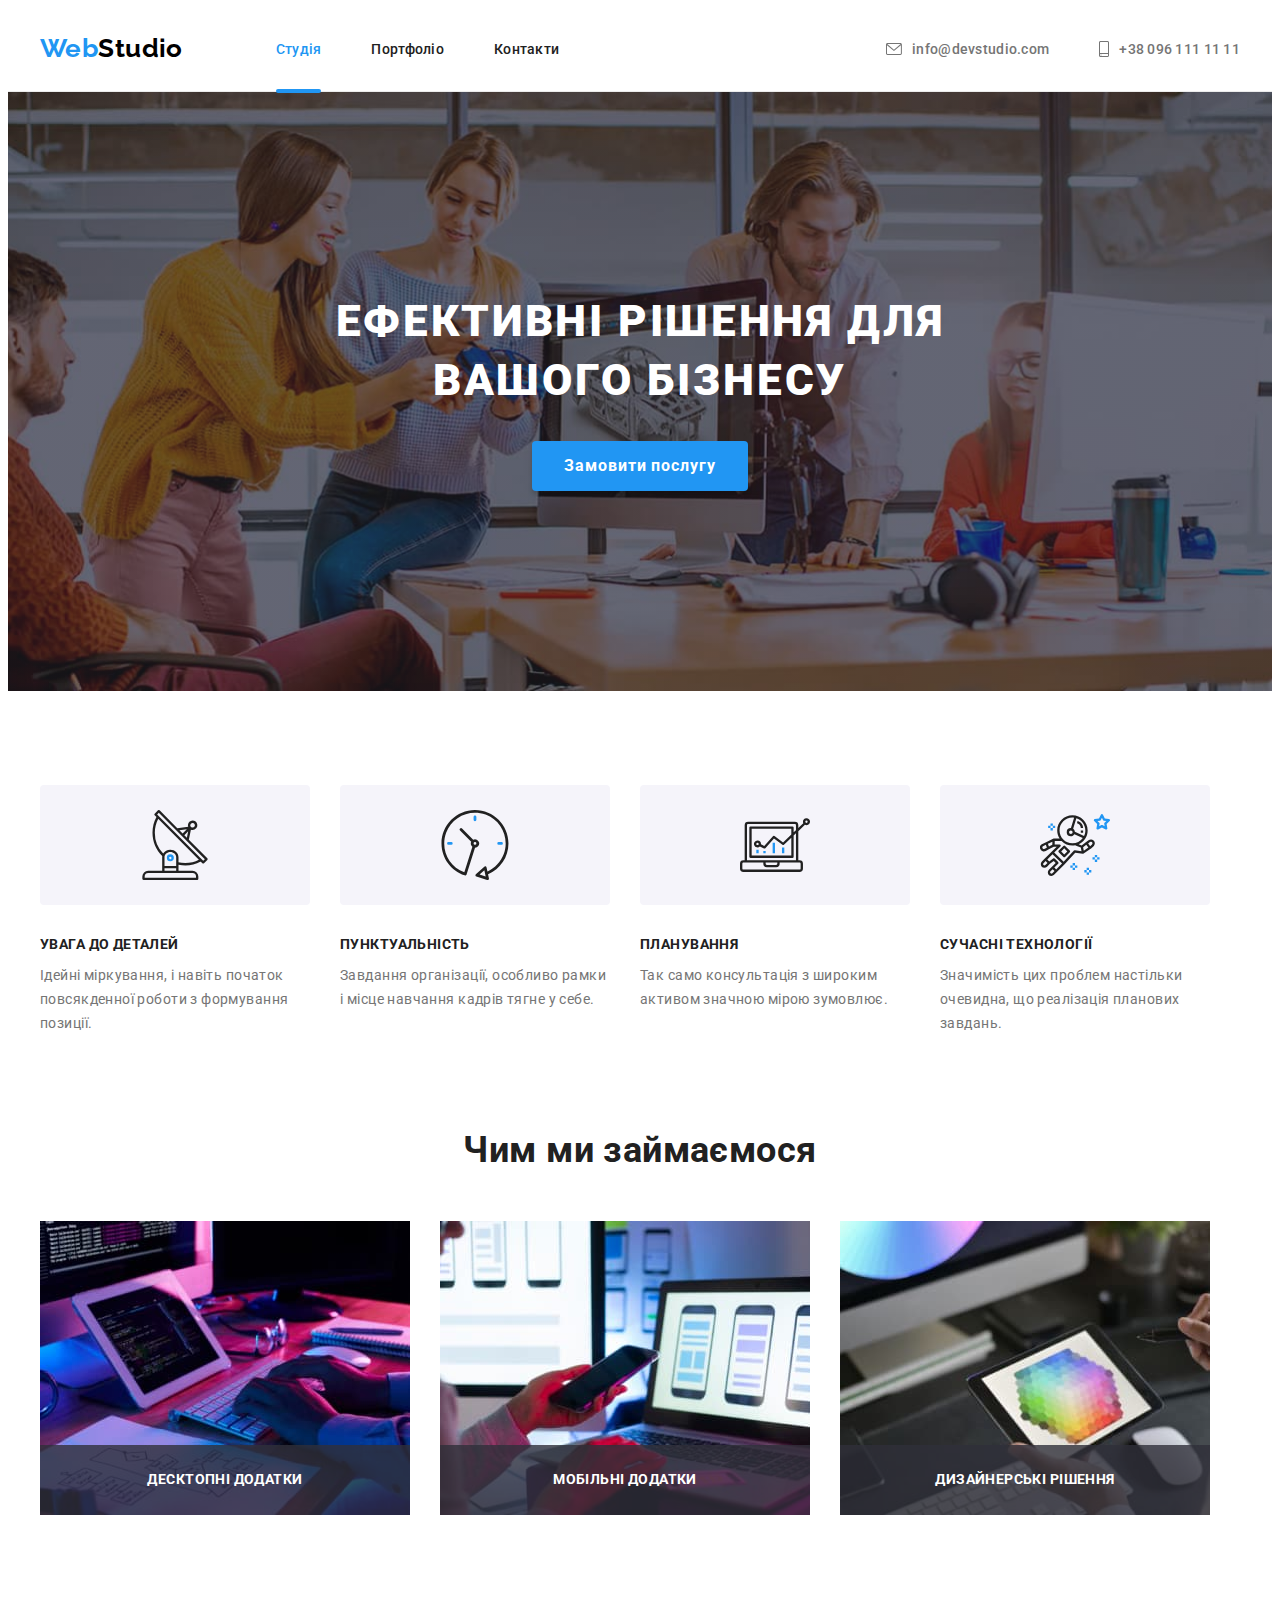
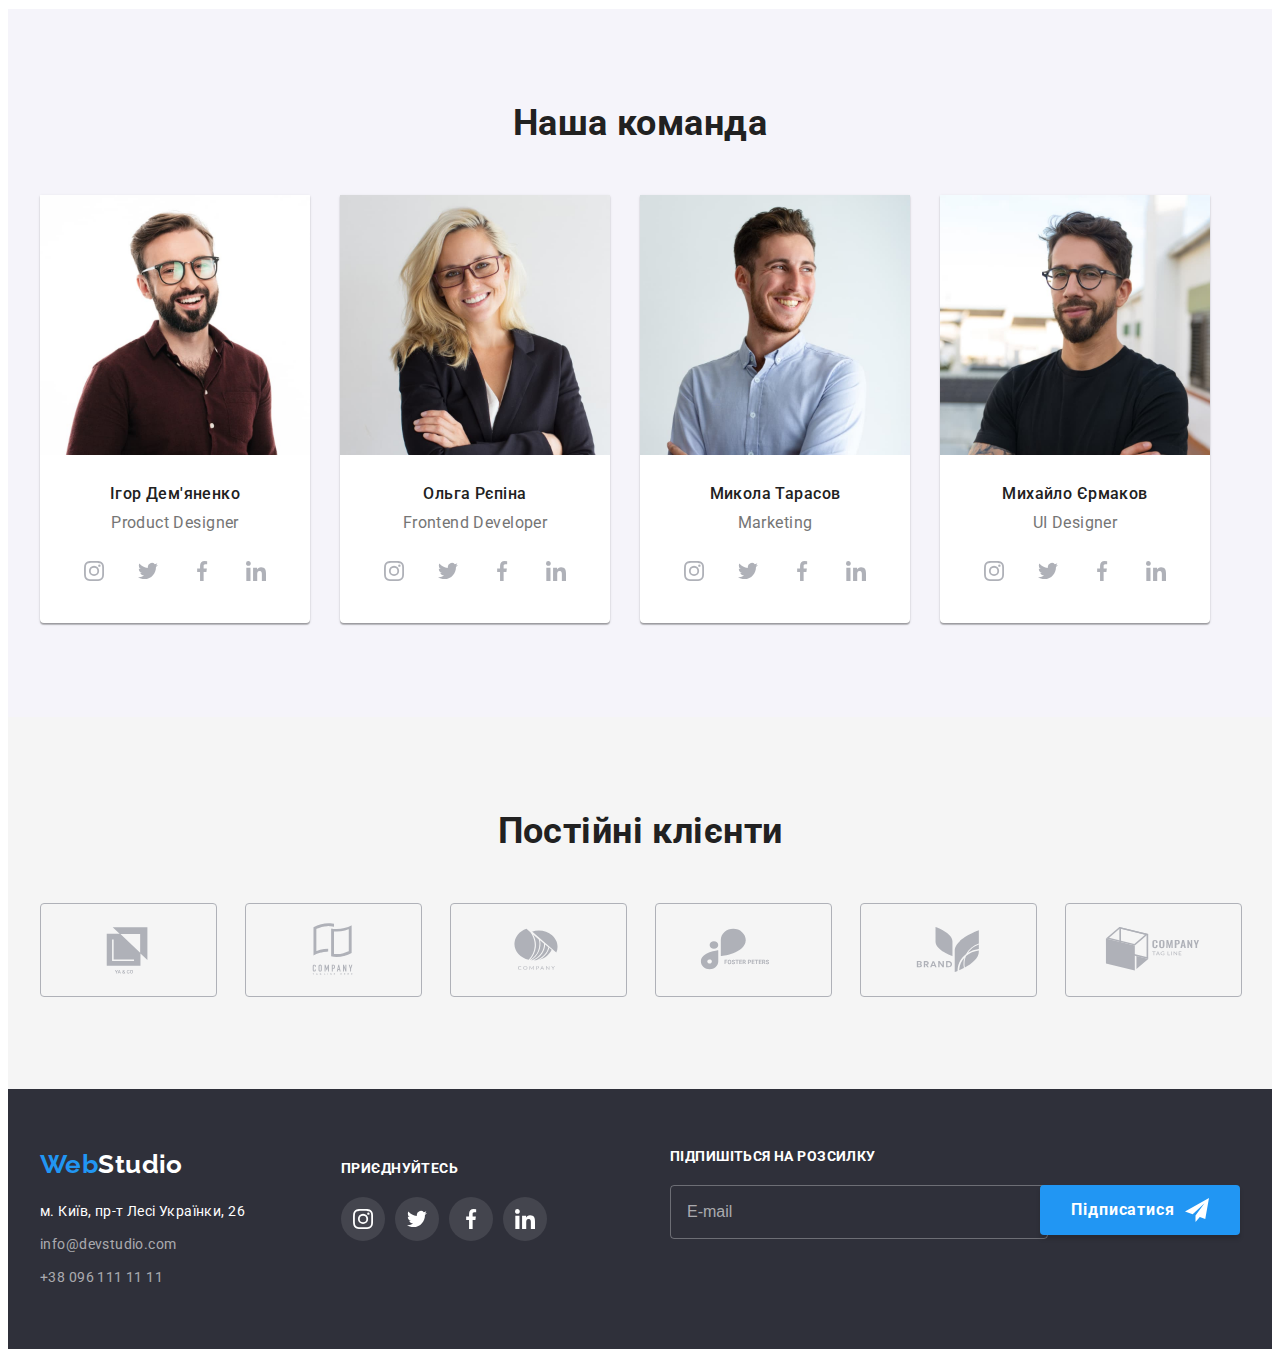
<file: index.html>
<!DOCTYPE html>
<html lang="uk">
  <head>
    <meta charset="UTF-8" />
    <meta http-equiv="X-UA-Compatible" content="IE=edge" />
    <meta name="viewport" content="width=device-width, initial-scale=1.0" />
    <title>Студія</title>
    <link rel="preconnect" href="https://fonts.googleapis.com" />
    <link rel="preconnect" href="https://fonts.gstatic.com" crossorigin />
    <link
      href="https://fonts.googleapis.com/css2?family=Raleway:wght@700&family=Roboto:wght@400;500;700;900&display=swap"
      rel="stylesheet"
    />
    <link
      rel="stylesheet"
      href="https://cdnjs.cloudflare.com/ajax/libs/modern-normalize/1.1.0/modern-normalize.min.css"
      integrity="sha512-wpPYUAdjBVSE4KJnH1VR1HeZfpl1ub8YT/NKx4PuQ5NmX2tKuGu6U/JRp5y+Y8XG2tV+wKQpNHVUX03MfMFn9Q=="
      crossorigin="anonymous"
      referrerpolicy="no-referrer"
    />
    <link rel="stylesheet" href="./css/main.min.css" />
  </head>

  <body>
    <header class="header">
      <div class="container header__container">
        <nav class="navigation">
          <a class="logo logo--black navigation__logo link" href="./index.html" lang="en"
            >Web<span>Studio</span></a
          >
          <ul class="menu list">
            <li class="menu__item">
              <a class="menu__link link current" href="./index.html">Студія</a>
            </li>
            <li class="menu__item">
              <a class="menu__link link" href="./portfolio.html">Портфоліо</a>
            </li>
            <li class="menu__item"><a class="menu__link link" href="">Контакти</a></li>
          </ul>
        </nav>

        <ul class="contacts list">
          <li class="contacts__item">
            <a class="contacts__link link" href="mailto:info@devstudio.com"
              ><svg class="contacts__icon" width="16" height="12">
                <use href="./images/icons.svg#icon-envelope"></use>
              </svg>
              info@devstudio.com
            </a>
          </li>
          <li class="contacts__item">
            <a class="contacts__link link" href="tel:+380961111111"
              ><svg class="contacts__icon" width="10" height="16">
                <use href="./images/icons.svg#icon-smartphone"></use>
              </svg>
              +38 096 111 11 11
            </a>
          </li>
        </ul>

        <button class="menu-mob__open-btn" type="button" data-menu-open>
          <svg class="menu-mob__open-icon" width="40" height="40">
            <use href="./images/icons.svg#icon-open-menu"></use>
          </svg>
        </button>
      </div>

      <div class="mob is-hidden" data-menu>
        <div class="mob-container">
          <button class="mob__close-btn" type="button" data-menu-close>
            <svg class="mob__close-icon" width="40" height="40">
              <use href="./images/icons.svg#icon-close-menu"></use>
            </svg>
          </button>
          <ul class="menu-mob list">
            <li class="menu-mob__item">
              <a class="menu-mob__link current" href="./index.html">Студія</a>
            </li>
            <li class="menu-mob__item">
              <a class="menu-mob__link" href="./portfolio.html">Портфоліо</a>
            </li>
            <li class="menu-mob__item"><a class="menu-mob__link" href="">Контакти</a></li>
          </ul>

          <div class="mob-contacts-social">
            <ul class="mob-contacts list">
              <li class="mob-contacts__item">
                <a class="mob-contacts__link tel" href="tel:+380961111111"> +38 096 111 11 11 </a>
              </li>
              <li class="mob-contacts__item">
                <a class="mob-contacts__link" href="mailto:info@devstudio.com">
                  info@devstudio.com
                </a>
              </li>
            </ul>

            <ul class="mob-social list">
              <li class="mob-social__item">
                <a class="mob-social__link link" href="" lang="en">Instagram</a>
              </li>
              <li class="mob-social__item">
                <a class="mob-social__link link" href="" lang="en">Twitter</a>
              </li>
              <li class="mob-social__item">
                <a class="mob-social__link link" href="" lang="en">Facebook</a>
              </li>
              <li class="mob-social__item">
                <a class="mob-social__link link" href="" lang="en">LinkedIn</a>
              </li>
            </ul>
          </div>
        </div>
      </div>
    </header>
    <main>
      <!---------------------------------HERO---------------------------------------->
      <section class="hero hero__section section">
        <div class="container">
          <h1 class="hero__title">Ефективні рішення для вашого бізнесу</h1>
          <button class="hero__btn btn__accent" type="button" data-modal-open>
            Замовити послугу
          </button>
        </div>
      </section>
      <!-------------------------------Features--------------------------------------->
      <section class="features section">
        <div class="container">
          <h2 class="visually-hidden">Особливості</h2>
          <ul class="features-list list">
            <li class="features-list__item">
              <div class="features-list__wrap">
                <svg class="features-list__icon" width="70" height="70">
                  <use href="./images/icons.svg#icon-antenna"></use>
                </svg>
              </div>
              <h3 class="features-list__title">УВАГА ДО ДЕТАЛЕЙ</h3>
              <p class="features-list__text">
                Ідейні міркування, і навіть початок повсякденної роботи з формування позиції.
              </p>
            </li>

            <li class="features-list__item">
              <div class="features-list__wrap">
                <svg class="features-list__icon" width="70" height="70">
                  <use href="./images/icons.svg#icon-clock"></use>
                </svg>
              </div>
              <h3 class="features-list__title">ПУНКТУАЛЬНІСТЬ</h3>
              <p class="features-list__text">
                Завдання організації, особливо рамки і місце навчання кадрів тягне у себе.
              </p>
            </li>

            <li class="features-list__item">
              <div class="features-list__wrap">
                <svg class="features-list__icon" width="70" height="70">
                  <use href="./images/icons.svg#icon-diagram"></use>
                </svg>
              </div>
              <h3 class="features-list__title">ПЛАНУВАННЯ</h3>
              <p class="features-list__text">
                Так само консультація з широким активом значною мірою зумовлює.
              </p>
            </li>

            <li class="features-list__item">
              <div class="features-list__wrap">
                <svg class="features-list__icon" width="70" height="70">
                  <use href="./images/icons.svg#icon-astronaut"></use>
                </svg>
              </div>
              <h3 class="features-list__title">СУЧАСНІ ТЕХНОЛОГІЇ</h3>
              <p class="features-list__text">
                Значимість цих проблем настільки очевидна, що реалізація планових завдань.
              </p>
            </li>
          </ul>
        </div>
      </section>
      <!-------------------------------Gallery---------------------------------------->
      <section class="gallery section gallery__section">
        <div class="container">
          <h2 class="gallery__title section__title">Чим ми займаємося</h2>
          <ul class="projects-list list">
            <li class="projects-list__item">
              <img
                srcset="./images/gallery/pc.jpg 1x, ./images/gallery/pc-2x.jpg 2x"
                class="projects-list__image"
                src="./images/gallery/pc.jpg"
                alt="Персональний комп'ютер"
                width="370"
                height="294"
              />
              <p class="label">Десктопні додатки</p>
            </li>

            <li class="projects-list__item">
              <img
                srcset="./images/gallery/mobile.jpg 1x, ./images/gallery/mobile-2x.jpg 2x"
                class="projects-list__image"
                src="./images/gallery/mobile.jpg"
                alt="Мобільний телефон"
                width="370"
                height="294"
              />
              <p class="label">Мобільні додатки</p>
            </li>

            <li class="projects-list__item">
              <img
                srcset="./images/gallery/laptop.jpg 1x, ./images/gallery/laptop-2x.jpg 2x"
                class="projects-list__image"
                src="./images/gallery/laptop.jpg"
                alt="Планшет"
                width="370"
                height="294"
              />
              <p class="label">Дизайнерські рішення</p>
            </li>
          </ul>
        </div>
      </section>
      <!--------------------------------TEAM------------------------------------------>
      <section class="team section team__section">
        <div class="container">
          <h2 class="team__title section__title">Наша команда</h2>
          <ul class="team-list list">
            <li class="team-list__item">
              <picture>
                <source
                  srcset="./images/team/photo-1.jpg 1x, ./images/team/photo-1-2x.jpg 2x"
                  media="(min-width: 1200px)"
                />
                <source
                  srcset="./images/team/photo-1-tab.jpg 1x, ./images/team/photo-1-tab-2x.jpg 2x"
                  media="(min-width: 768px)"
                />
                <source
                  srcset="./images/team/photo-1-mob.jpg 1x, ./images/team/photo-1-mob-2x.jpg 2x"
                  media="(max-width: 767px)"
                />
                <img
                  class="team-list__image"
                  src="./images/team/photo-1.jpg"
                  alt="Фото Ігора Дем'яненка"
                  width="450"
                />
              </picture>
              <div class="team-list__content">
                <h3 class="team-list__name">Ігор Дем'яненко</h3>
                <p class="team-list__text" lang="en">Product Designer</p>
                <ul class="social social--light list">
                  <li class="social__item">
                    <a class="social__link" href=""
                      ><svg class="social__icon" width="20" height="20">
                        <use href="./images/icons.svg#icon-instagram"></use>
                      </svg>
                    </a>
                  </li>
                  <li class="social__item">
                    <a class="social__link" href=""
                      ><svg class="social__icon" width="20" height="20">
                        <use href="./images/icons.svg#icon-twitter"></use>
                      </svg>
                    </a>
                  </li>
                  <li class="social__item">
                    <a class="social__link" href=""
                      ><svg class="social__icon" width="20" height="20">
                        <use href="./images/icons.svg#icon-facebook"></use>
                      </svg>
                    </a>
                  </li>
                  <li class="social__item">
                    <a class="social__link" href=""
                      ><svg class="social__icon" width="20" height="20">
                        <use href="./images/icons.svg#icon-linkedin"></use>
                      </svg>
                    </a>
                  </li>
                </ul>
              </div>
            </li>

            <li class="team-list__item">
              <picture>
                <source
                  srcset="./images/team/photo-2.jpg 1x, ./images/team/photo-2-2x.jpg 2x"
                  media="(min-width: 1200px)"
                />
                <source
                  srcset="./images/team/photo-2-tab.jpg 1x, ./images/team/photo-2-tab-2x.jpg 2x"
                  media="(min-width: 768px)"
                />
                <source
                  srcset="./images/team/photo-2-mob.jpg 1x, ./images/team/photo-2-mob-2x.jpg 2x"
                  media="(max-width: 767px)"
                />
                <img
                  class="team-list__image"
                  src="./images/team/photo-2.jpg"
                  alt="Фото Ольги Рєпіної"
                  width="450"
                />
              </picture>
              <div class="team-list__content">
                <h3 class="team-list__name">Ольга Рєпіна</h3>
                <p class="team-list__text" lang="en">Frontend Developer</p>
                <ul class="social social--light list">
                  <li class="social__item">
                    <a class="social__link" href=""
                      ><svg class="social__icon" width="20" height="20">
                        <use href="./images/icons.svg#icon-instagram"></use>
                      </svg>
                    </a>
                  </li>
                  <li class="social__item">
                    <a class="social__link" href=""
                      ><svg class="social__icon" width="20" height="20">
                        <use href="./images/icons.svg#icon-twitter"></use>
                      </svg>
                    </a>
                  </li>
                  <li class="social__item">
                    <a class="social__link" href=""
                      ><svg class="social__icon" width="20" height="20">
                        <use href="./images/icons.svg#icon-facebook"></use>
                      </svg>
                    </a>
                  </li>
                  <li class="social__item">
                    <a class="social__link" href=""
                      ><svg class="social__icon" width="20" height="20">
                        <use href="./images/icons.svg#icon-linkedin"></use>
                      </svg>
                    </a>
                  </li>
                </ul>
              </div>
            </li>

            <li class="team-list__item">
              <picture>
                <source
                  srcset="./images/team/photo-3.jpg 1x, ./images/team/photo-3-2x.jpg 2x"
                  media="(min-width: 1200px)"
                />
                <source
                  srcset="./images/team/photo-3-tab.jpg 1x, ./images/team/photo-3-tab-2x.jpg 2x"
                  media="(min-width: 768px)"
                />
                <source
                  srcset="./images/team/photo-3-mob.jpg 1x, ./images/team/photo-3-mob-2x.jpg 2x"
                  media="(max-width: 767px)"
                />
                <img
                  class="team-list__image"
                  src="./images/team/photo-3.jpg"
                  alt="Фото Миколи Тарасова"
                  width="450"
                />
              </picture>
              <div class="team-list__content">
                <h3 class="team-list__name">Микола Тарасов</h3>
                <p class="team-list__text" lang="en">Marketing</p>
                <ul class="social social--light list">
                  <li class="social__item">
                    <a class="social__link" href=""
                      ><svg class="social__icon" width="20" height="20">
                        <use href="./images/icons.svg#icon-instagram"></use>
                      </svg>
                    </a>
                  </li>
                  <li class="social__item">
                    <a class="social__link" href=""
                      ><svg class="social__icon" width="20" height="20">
                        <use href="./images/icons.svg#icon-twitter"></use>
                      </svg>
                    </a>
                  </li>
                  <li class="social__item">
                    <a class="social__link" href=""
                      ><svg class="social__icon" width="20" height="20">
                        <use href="./images/icons.svg#icon-facebook"></use>
                      </svg>
                    </a>
                  </li>
                  <li class="social__item">
                    <a class="social__link" href=""
                      ><svg class="social__icon" width="20" height="20">
                        <use href="./images/icons.svg#icon-linkedin"></use>
                      </svg>
                    </a>
                  </li>
                </ul>
              </div>
            </li>

            <li class="team-list__item">
              <picture>
                <source
                  srcset="./images/team/photo-4.jpg 1x, ./images/team/photo-4-2x.jpg 2x"
                  media="(min-width: 1200px)"
                />
                <source
                  srcset="./images/team/photo-4-tab.jpg 1x, ./images/team/photo-4-tab-2x.jpg 2x"
                  media="(min-width: 768px)"
                />
                <source
                  srcset="./images/team/photo-4-mob.jpg 1x, ./images/team/photo-4-mob-2x.jpg 2x"
                  media="(max-width: 767px)"
                />
                <img
                  class="team-list__image"
                  src="./images/team/photo-4.jpg"
                  alt="Фото Михайла Єрмакова"
                  width="450"
                />
              </picture>
              <div class="team-list__content">
                <h3 class="team-list__name">Михайло Єрмаков</h3>
                <p class="team-list__text" lang="en">UI Designer</p>
                <ul class="social social--light list">
                  <li class="social__item">
                    <a class="social__link" href=""
                      ><svg class="social__icon" width="20" height="20">
                        <use href="./images/icons.svg#icon-instagram"></use>
                      </svg>
                    </a>
                  </li>
                  <li class="social__item">
                    <a class="social__link" href=""
                      ><svg class="social__icon" width="20" height="20">
                        <use href="./images/icons.svg#icon-twitter"></use>
                      </svg>
                    </a>
                  </li>
                  <li class="social__item">
                    <a class="social__link" href=""
                      ><svg class="social__icon" width="20" height="20">
                        <use href="./images/icons.svg#icon-facebook"></use>
                      </svg>
                    </a>
                  </li>
                  <li class="social__item">
                    <a class="social__link" href=""
                      ><svg class="social__icon" width="20" height="20">
                        <use href="./images/icons.svg#icon-linkedin"></use>
                      </svg>
                    </a>
                  </li>
                </ul>
              </div>
            </li>
          </ul>
        </div>
      </section>
      <!---------------------------------CLIENTS-------------------------------------->
      <section class="clients section">
        <div class="container">
          <h2 class="clients__title section__title">Постійні клієнти</h2>
          <ul class="clients-list list">
            <li class="clients-list__items">
              <a href="" class="clients-list__link">
                <svg class="clients-list__icon" width="106" height="60">
                  <use href="./images/icons.svg#icon-client1"></use>
                </svg>
              </a>
            </li>
            <li class="clients-list__items">
              <a href="" class="clients-list__link">
                <svg class="clients-list__icon" width="106" height="60">
                  <use href="./images/icons.svg#icon-client2"></use>
                </svg>
              </a>
            </li>
            <li class="clients-list__items">
              <a href="" class="clients-list__link">
                <svg class="clients-list__icon" width="106" height="60">
                  <use href="./images/icons.svg#icon-client3"></use>
                </svg>
              </a>
            </li>
            <li class="clients-list__items">
              <a href="" class="clients-list__link">
                <svg class="clients-list__icon" width="106" height="60">
                  <use href="./images/icons.svg#icon-client4"></use>
                </svg>
              </a>
            </li>
            <li class="clients-list__items">
              <a href="" class="clients-list__link">
                <svg class="clients-list__icon" width="106" height="60">
                  <use href="./images/icons.svg#icon-client5"></use>
                </svg>
              </a>
            </li>
            <li class="clients-list__items">
              <a href="" class="clients-list__link">
                <svg class="clients-list__icon" width="106" height="60">
                  <use href="./images/icons.svg#icon-client6"></use>
                </svg>
              </a>
            </li>
          </ul>
        </div>
      </section>
    </main>
    <!-------------------------------FOOTER----------------------------------------->
    <footer class="footer footer__container">
      <div class="container">
        <div class="footer-address-join">
          <div class="footer-contacts">
            <a class="logo logo--white link" href="./index.html" lang="en">Web<span>Studio</span></a>
            <address class="address address__footer">
              <ul class="address-list list">
                <li class="address-list__item">
                  <a
                    class="address-list__link address-list__link--white link"
                    href="https://goo.gl/maps/wyJTzhb1imPKWZ4C6"
                    target="_blank"
                    rel="noreferrer noopener nofollow"
                  >
                    м. Київ, пр-т Лесі Українки, 26</a
                  >
                </li>
  
                <li class="address-list__item">
                  <a class="address-list__link link" href="mailto:info@devstudio.com"
                    >info@devstudio.com</a
                  >
                </li>
                <li class="address-list__item">
                  <a class="address-list__link link" href="tel:+380961111111">+38 096 111 11 11</a>
                </li>
              </ul>
            </address>
          </div>
  
          <div class="join">
            <h2 class="join__title footer__title">Приєднуйтесь</h2>
            <ul class="social social--dark list">
              <li class="social__item">
                <a href="" class="social__link">
                  <svg class="social__icon" width="20" height="20">
                    <use href="./images/icons.svg#icon-instagram"></use>
                  </svg>
                </a>
              </li>
              <li class="social__item">
                <a href="" class="social__link">
                  <svg class="social__icon" width="20" height="20">
                    <use href="./images/icons.svg#icon-twitter"></use>
                  </svg>
                </a>
              </li>
              <li class="social__item">
                <a href="" class="social__link">
                  <svg class="social__icon" width="20" height="20">
                    <use href="./images/icons.svg#icon-facebook"></use>
                  </svg>
                </a>
              </li>
              <li class="social__item">
                <a href="" class="social__link">
                  <svg class="social__icon" width="20" height="20">
                    <use href="./images/icons.svg#icon-linkedin"></use>
                  </svg>
                </a>
              </li>
            </ul>
          </div>
        </div clas>

        <div class="subscribe subscribe__container">
          <h2 class="subscribe__title footer__title">Підпишіться на розсилку</h2>
          <form class="form form__container">
            <label class="form__label">
              <input
                type="email"
                class="form__input"
                placeholder="E-mail"
                name="user-mail"
                required
              />
            </label>
            <button type="submit" class="form__btn btn__accent">
              Підписатися
              <svg class="form__icon" width="24" height="24">
                <use href="./images/icons.svg#icon-icon-send"></use>
              </svg>
            </button>
          </form>
        </div>
      </div>
    </footer>

    <!--------------------------------- modal ----------------------------------------->
    <div class="backdrop is-hidden" data-modal>
      <div class="modal">
        <button class="modal__close-btn" type="button" data-modal-close>
          <svg class="modal__icon-close" width="18" height="18">
            <use href="./images/icons.svg#icon-close"></use>
          </svg>
        </button>
        <p class="modal__title">Залиште свої дані, ми вам передзвонимо</p>
        <form class="details-form">
          <div class="details-form__item">
            <label for="user-name" class="details-form__label"></label>
            <span class="details-form__text">Ім'я</span>
            <div class="details-form-wrap">
              <input
                class="details-form-wrap__input modal-input"
                type="text"
                name="user-name"
                id="user-name"
                required
              />
              <svg class="details-form-wrap__icon" width="18" height="18">
                <use href="./images/icons.svg#icon-person"></use>
              </svg>
            </div>
          </div>

          <div class="details-form__item">
            <span class="details-form__text">Телефон</span>
            <label for="user-tel" class="details-form__label"></label>
            <div class="details-form-wrap">
              <input
                class="details-form-wrap__input modal-input"
                type="tel"
                name="user-tel"
                id="user-tel"
                required
              />
              <svg class="details-form-wrap__icon" width="18" height="18">
                <use href="./images/icons.svg#icon-phone"></use>
              </svg>
            </div>
          </div>

          <div class="details-form__item">
            <span class="details-form__text">Пошта</span>
            <label for="user-mail" class="details-form__label"></label>
            <div class="details-form-wrap">
              <input
                class="details-form-wrap__input modal-input"
                type="email"
                name="user-mail"
                id="user-mail"
                required
              />
              <svg class="details-form-wrap__icon" width="18" height="18">
                <use href="./images/icons.svg#icon-email"></use>
              </svg>
            </div>
          </div>

          <div class="details-form__comment">
            <span class="details-form__text">Коментар</span>
            <label for="user-comment" class="details-form__label"></label>
            <textarea
              class="details-form__comment-text modal-input"
              name="user-comment"
              id="user-comment"
              placeholder="Введіть текст"
            ></textarea>
          </div>
          <div class="checkbox">
            <input
              type="checkbox"
              class="checkbox__input visually-hidden"
              id="checkbox-agreement"
              required
            />
            <label for="checkbox-agreement" class="checkbox__text">
              <span>
                <svg class="checkbox__icon" width="16" height="15">
                  <use href="./images/icons.svg#icon-icon-check"></use>
                </svg>
              </span>
              Погоджуюся з розсилкою та приймаю
              <a class="checkbox__agreement" href="">Умови договору</a></label
            >
          </div>
          <button class="details-form__btn btn__accent" type="submit">Відправити</button>
        </form>
      </div>
    </div>
    <script src="./js/modal.js"></script>
    <script src="./js/menu.js"></script>
  </body>
</html>
</file>
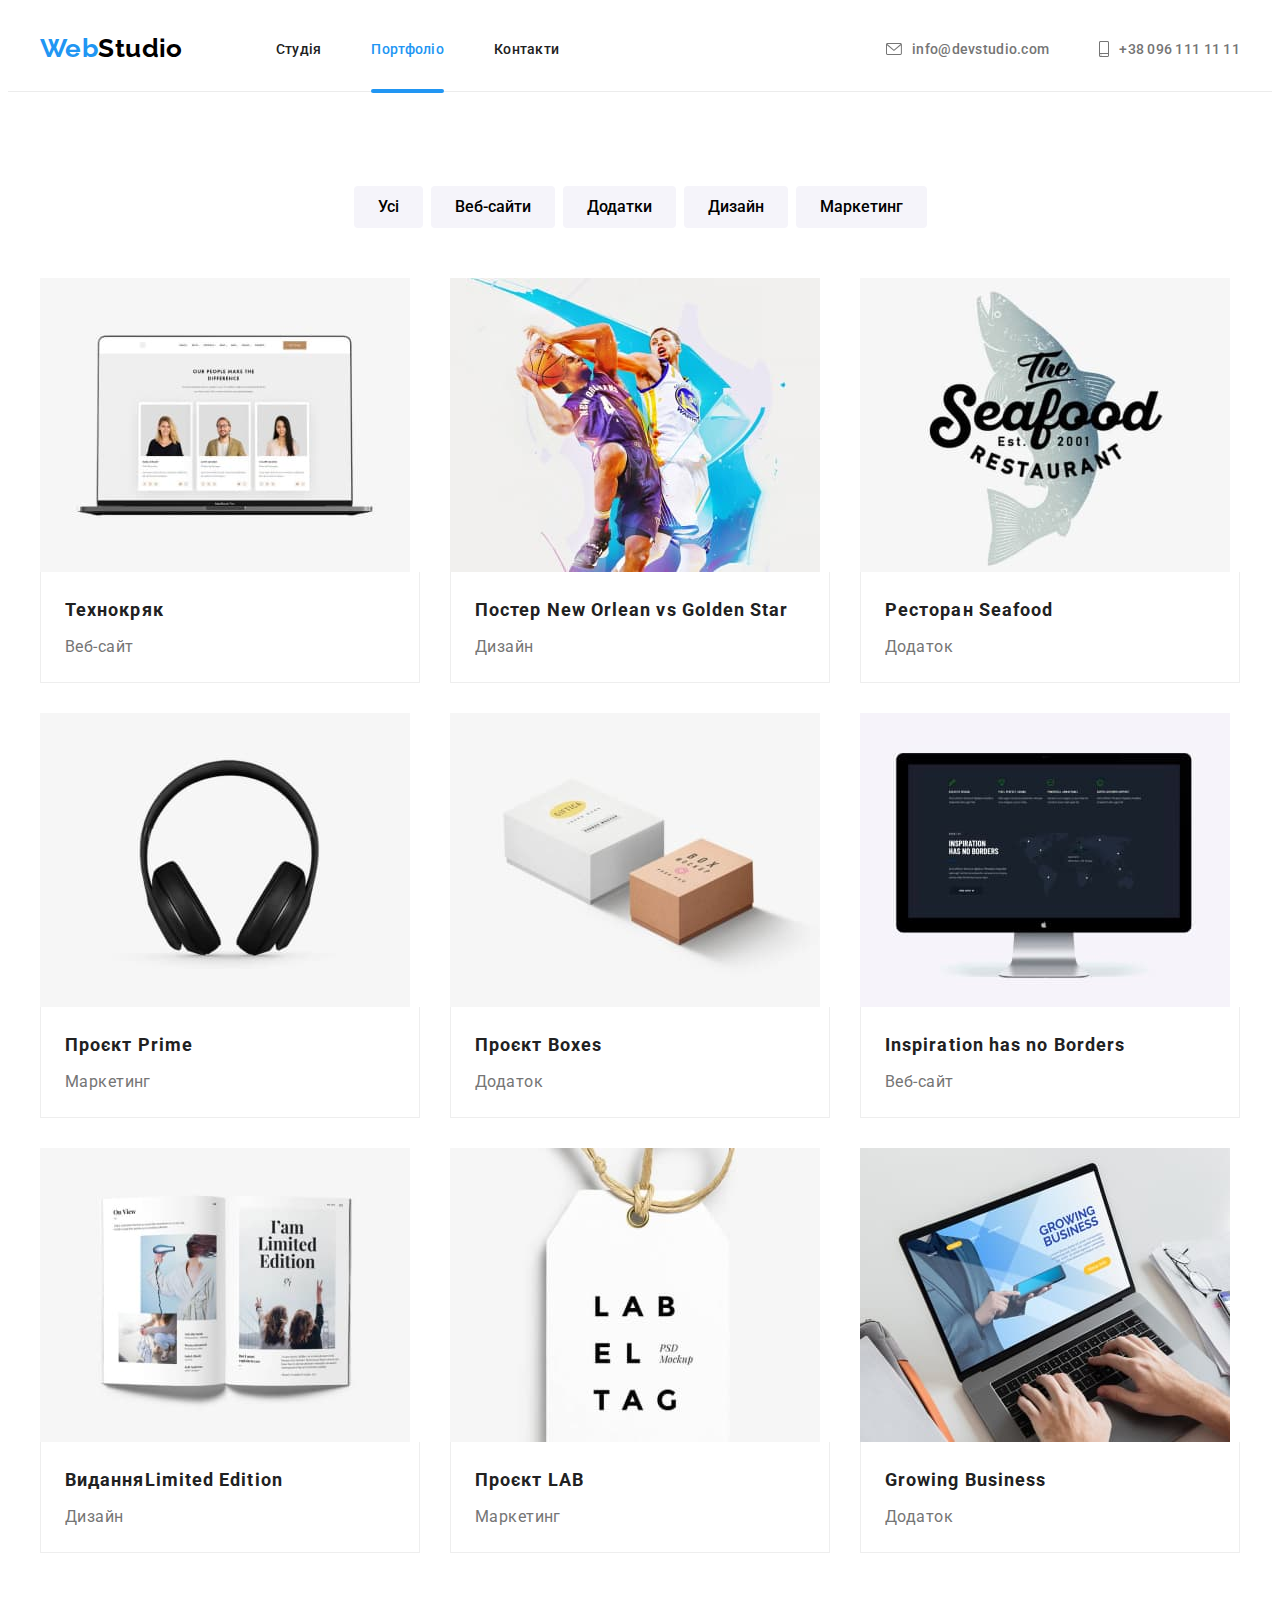
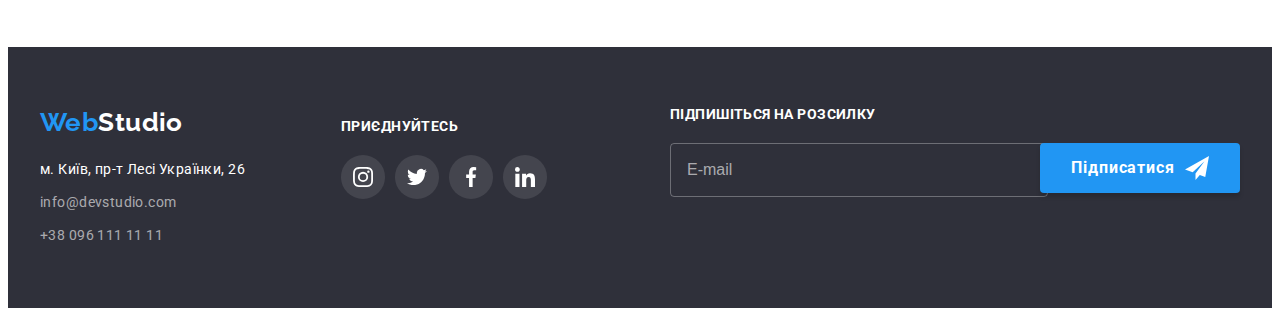
<file: portfolio.html>
<!DOCTYPE html>
<html lang="uk">
  <head>
    <meta charset="UTF-8" />
    <meta http-equiv="X-UA-Compatible" content="IE=edge" />
    <meta name="viewport" content="width=device-width, initial-scale=1.0" />
    <title>Портфоліо</title>
    <link rel="preconnect" href="https://fonts.googleapis.com" />
    <link rel="preconnect" href="https://fonts.gstatic.com" crossorigin />
    <link
      href="https://fonts.googleapis.com/css2?family=Raleway:wght@700&family=Roboto:wght@400;500;700;900&display=swap"
      rel="stylesheet"
    />
    <link
      rel="stylesheet"
      href="https://cdnjs.cloudflare.com/ajax/libs/modern-normalize/1.1.0/modern-normalize.min.css"
      integrity="sha512-wpPYUAdjBVSE4KJnH1VR1HeZfpl1ub8YT/NKx4PuQ5NmX2tKuGu6U/JRp5y+Y8XG2tV+wKQpNHVUX03MfMFn9Q=="
      crossorigin="anonymous"
      referrerpolicy="no-referrer"
    />
    <link rel="stylesheet" href="./css/main.min.css">

  </head>

  <body>
    <header class="header">
      <div class="container header__container">
        <nav class="navigation">
          <a class="logo logo--black navigation__logo link" href="./index.html" lang="en"
            >Web<span>Studio</span></a
          >
          <ul class="menu list">
            <li class="menu__item">
              <a class="menu__link link " href="./index.html">Студія</a>
            </li>
            <li class="menu__item">
              <a class="menu__link link current" href="./portfolio.html">Портфоліо</a>
            </li>
            <li class="menu__item"><a class="menu__link link" href="">Контакти</a></li>
          </ul>
        </nav>

        <ul class="contacts list">
          <li class="contacts__item">
            <a class="contacts__link link" href="mailto:info@devstudio.com"
              ><svg class="contacts__icon" width="16" height="12">
                <use href="./images/icons.svg#icon-envelope"></use>
              </svg>
              info@devstudio.com
            </a>
          </li>
          <li class="contacts__item">
            <a class="contacts__link link" href="tel:+380961111111"
              ><svg class="contacts__icon" width="10" height="16">
                <use href="./images/icons.svg#icon-smartphone"></use>
              </svg>
              +38 096 111 11 11
            </a>
          </li>
        </ul>

        <button class="menu-mob__open-btn" type="button" data-menu-open>
          <svg class="menu-mob__open-icon" width="40" height="40">
            <use href="./images/icons.svg#icon-open-menu"></use>
          </svg>
        </button>
      </div>

      <div class="mob is-hidden" data-menu>
        <div class="mob-container">
          <button class="mob__close-btn" type="button" data-menu-close>
            <svg class="mob__close-icon" width="40" height="40">
              <use href="./images/icons.svg#icon-close-menu"></use>
            </svg>
          </button>
          <ul class="menu-mob list">
            <li class="menu-mob__item">
              <a class="menu-mob__link " href="./index.html">Студія</a>
            </li>
            <li class="menu-mob__item">
              <a class="menu-mob__link current" href="./portfolio.html">Портфоліо</a>
            </li>
            <li class="menu-mob__item"><a class="menu-mob__link" href="">Контакти</a></li>
          </ul>

          <div class="mob-contacts-social">
            <ul class="mob-contacts list">
              <li class="mob-contacts__item">
                <a class="mob-contacts__link tel" href="tel:+380961111111"> +38 096 111 11 11 </a>
              </li>
              <li class="mob-contacts__item">
                <a class="mob-contacts__link" href="mailto:info@devstudio.com">
                  info@devstudio.com
                </a>
              </li>
            </ul>

            <ul class="mob-social list">
              <li class="mob-social__item">
                <a class="mob-social__link link" href="" lang="en">Instagram</a>
              </li>
              <li class="mob-social__item">
                <a class="mob-social__link link" href="" lang="en">Twitter</a>
              </li>
              <li class="mob-social__item">
                <a class="mob-social__link link" href="" lang="en">Facebook</a>
              </li>
              <li class="mob-social__item">
                <a class="mob-social__link link" href="" lang="en">LinkedIn</a>
              </li>
            </ul>
          </div>
        </div>
      </div>
    </header>

    <main>
      <section class="portfolio section">
        <div class="container">
          <h1 class="visually-hidden">Портфоліо</h1>
          <ul class="filter-list list">
            <li class="filter-list__item">
              <button class="filter-list__btn" type="button">Усі</button>
            </li>
            <li class="filter-list__item">
              <button class="filter-list__btn" type="button">Веб-сайти</button>
            </li>
            <li class="filter-list__item">
              <button class="filter-list__btn" type="button">Додатки</button>
            </li>
            <li class="filter-list__item">
              <button class="filter-list__btn" type="button">Дизайн</button>
            </li>
            <li class="filter-list__item">
              <button class="filter-list__btn" type="button">Маркетинг</button>
            </li>
          </ul>
          <!------------------------------------ CARDS ---------------------------------------->

          <ul class="cards-list list">
            <li class="cards-list__item">
              <a href="" class="cards-link">
                <div class="cards-link__box">
                  <img
                    class="cards-link__cards"
                    src="./images/tehno.jpg"
                    alt="Відкритий ноутбук з фото"
                    width="370"
                    height="294"
                  />
                  <div class="overlay">
                    <p class="overlay__content">
                      Ресурс пропонує комплексні пропозиції з різним рівнем функціоналу та сервісів.
                      Все це дозволить відвідувачу отримати вичерпні відомості про компанію чи
                      приватну особу.
                    </p>
                  </div>
                </div>
                <div class="cards-link__content">
                  <h2 class="cards-link__title">Технокряк</h2>
                  <p class="cards-link__text">Веб-сайт</p>
                </div>
              </a>
            </li>

            <li class="cards-list__item">
              <a href="" class="cards-link">
                <div class="cards-link__box">
                  <img
                  class="cards-link__cards"
                  src="./images/poster.jpg"
                  alt="Постер з двома  баскетболістами"
                  width="370"
                  height="294"
                />
                  <div class="overlay">
                    <p class="overlay__content">
                      Ресурс пропонує комплексні пропозиції з різним рівнем функціоналу та сервісів.
                      Все це дозволить відвідувачу отримати вичерпні відомості про компанію чи
                      приватну особу.
                    </p>
                  </div>
                </div>
                <div class="cards-link__content">
                  <h2 class="cards-link__title">
                    Постер <span lang="en">New Orlean vs Golden Star</span>
                  </h2>
                  <p class="cards-link__text">Дизайн</p>
                </div>
              </a>
            </li>

            <li class="cards-list__item">
              <a href="" class="cards-link">
                <div class="cards-link__box">
                <img
                  class="cards-link__cards"
                  src="./images/seafood.jpg"
                  alt="Логотип ресторану Seafood"
                  width="370"
                  height="294"
                />
                  <div class="overlay">
                    <p class="overlay__content">
                      Ресурс пропонує комплексні пропозиції з різним рівнем функціоналу та сервісів.
                      Все це дозволить відвідувачу отримати вичерпні відомості про компанію чи
                      приватну особу.
                    </p>
                  </div>
                </div>
                <div class="cards-link__content">
                  <h2 class="cards-link__title">Ресторан Seafood</h2>
                  <p class="cards-link__text">Додаток</p>
                </div>
              </a>
            </li>

            <li class="cards-list__item">
              <a href="" class="cards-link">
                <div class="cards-link__box">
                <img
                  class="cards-link__cards"
                  src="./images/project_prime.jpg"
                  alt="Навушники"
                  width="370"
                  height="294"
                />
                  <div class="overlay">
                    <p class="overlay__content">
                      Ресурс пропонує комплексні пропозиції з різним рівнем функціоналу та сервісів.
                      Все це дозволить відвідувачу отримати вичерпні відомості про компанію чи
                      приватну особу.
                    </p>
                  </div>
                </div>
                <div class="cards-link__content">
                  <h2 class="cards-link__title">Проєкт <span lang="en">Prime</span></h2>
                  <p class="cards-link__text">Маркетинг</p>
                </div>
              </a>
            </li>

            <li class="cards-list__item">
              <a href="" class="cards-link">
                <div class="cards-link__box">
                <img
                  class="cards-link__cards"
                  src="./images/project_boxes.jpg"
                  alt="Дві коробки"
                  width="370"
                  height="294"
                />
                  <div class="overlay">
                    <p class="overlay__content">
                      Ресурс пропонує комплексні пропозиції з різним рівнем функціоналу та сервісів.
                      Все це дозволить відвідувачу отримати вичерпні відомості про компанію чи
                      приватну особу.
                    </p>
                  </div>
                </div>
                <div class="cards-link__content">
                  <h2 class="cards-link__title">Проєкт <span lang="en">Boxes</span></h2>
                  <p class="cards-link__text">Додаток</p>
                </div>
              </a>
            </li>

            <li class="cards-list__item">
              <a href="" class="cards-link">
                <div class="cards-link__box">
                <img
                  class="cards-link__cards"
                  src="./images/inspiration_has_no_borders.jpg"
                  alt="Екран комп'ютера з відкритою картою світу"
                  width="370"
                  height="294"
                />
                  <div class="overlay">
                    <p class="overlay__content">
                      Ресурс пропонує комплексні пропозиції з різним рівнем функціоналу та сервісів.
                      Все це дозволить відвідувачу отримати вичерпні відомості про компанію чи
                      приватну особу.
                    </p>
                  </div>
                </div>
                <div class="cards-link__content">
                  <h2 class="cards-link__title" lang="en">Inspiration has no Borders</h2>
                  <p class="cards-link__text">Веб-сайт</p>
                </div>
              </a>
            </li>

            <li class="cards-list__item">
              <a href="" class="cards-link">
                <div class="cards-link__box">
                  <img
                  class="cards-link__cards"
                  src="./images/limited_edition.jpg"
                  alt="Відкритий журнал"
                  width="370"
                  height="294"
                />
                  <div class="overlay">
                    <p class="overlay__content">
                      Ресурс пропонує комплексні пропозиції з різним рівнем функціоналу та сервісів.
                      Все це дозволить відвідувачу отримати вичерпні відомості про компанію чи
                      приватну особу.
                    </p>
                  </div>
                </div>
                <div class="cards-link__content">
                  <h2 class="cards-link__title">
                    Видання<span lang="en">Limited Edition</span>
                  </h2>
                  <p class="cards-link__text">Дизайн</p>
                </div>
              </a>
            </li>

            <li class="cards-list__item">
              <a href="" class="cards-link">
                <div class="cards-link__box">
                  <img
                  class="cards-link__cards"
                  src="./images/project_lab.jpg"
                  alt="Лейбл"
                  width="370"
                  height="294"
                />
                  <div class="overlay">
                    <p class="overlay__content">
                      Ресурс пропонує комплексні пропозиції з різним рівнем функціоналу та сервісів.
                      Все це дозволить відвідувачу отримати вичерпні відомості про компанію чи
                      приватну особу.
                    </p>
                  </div>
                </div>
                <div class="cards-link__content">
                  <h2 class="cards-link__title">Проєкт <span lang="en">LAB</span></h2>
                  <p class="cards-link__text">Маркетинг</p>
                </div>
              </a>
            </li>

            <li class="cards-list__item">
              <a href="" class="cards-link">
                <div class="cards-link__box">
                  <img
                  class="cards-link__cards"
                  src="./images/growing_business.jpg"
                  alt="Відкритий ноутбук для роботи"
                  width="370"
                  height="294"
                />
                  <div class="overlay">
                    <p class="overlay__content">
                      Ресурс пропонує комплексні пропозиції з різним рівнем функціоналу та сервісів.
                      Все це дозволить відвідувачу отримати вичерпні відомості про компанію чи
                      приватну особу.
                    </p>
                  </div>
                </div>
                <div class="cards-link__content">
                  <h2 class="cards-link__title" lang="en">Growing Business</h2>
                  <p class="cards-link__text">Додаток</p>
                </div>
              </a>
            </li>
          </ul>
        </div>
      </section>
    </main>
    <!-------------------------------------FOOTER------------------------------------>
    <footer class="footer footer__container">
      <div class="container">
        <div class="footer-address-join">
          <div class="footer-contacts">
            <a class="logo logo--white link" href="./index.html" lang="en">Web<span>Studio</span></a>
            <address class="address address__footer">
              <ul class="address-list list">
                <li class="address-list__item">
                  <a
                    class="address-list__link address-list__link--white link"
                    href="https://goo.gl/maps/wyJTzhb1imPKWZ4C6"
                    target="_blank"
                    rel="noreferrer noopener nofollow"
                  >
                    м. Київ, пр-т Лесі Українки, 26</a
                  >
                </li>
  
                <li class="address-list__item">
                  <a class="address-list__link link" href="mailto:info@devstudio.com"
                    >info@devstudio.com</a
                  >
                </li>
                <li class="address-list__item">
                  <a class="address-list__link link" href="tel:+380961111111">+38 096 111 11 11</a>
                </li>
              </ul>
            </address>
          </div>
  
          <div class="join">
            <h2 class="join__title footer__title">Приєднуйтесь</h2>
            <ul class="social social--dark list">
              <li class="social__item">
                <a href="" class="social__link">
                  <svg class="social__icon" width="20" height="20">
                    <use href="./images/icons.svg#icon-instagram"></use>
                  </svg>
                </a>
              </li>
              <li class="social__item">
                <a href="" class="social__link">
                  <svg class="social__icon" width="20" height="20">
                    <use href="./images/icons.svg#icon-twitter"></use>
                  </svg>
                </a>
              </li>
              <li class="social__item">
                <a href="" class="social__link">
                  <svg class="social__icon" width="20" height="20">
                    <use href="./images/icons.svg#icon-facebook"></use>
                  </svg>
                </a>
              </li>
              <li class="social__item">
                <a href="" class="social__link">
                  <svg class="social__icon" width="20" height="20">
                    <use href="./images/icons.svg#icon-linkedin"></use>
                  </svg>
                </a>
              </li>
            </ul>
          </div>
        </div clas>

        <div class="subscribe subscribe__container">
          <h2 class="subscribe__title footer__title">Підпишіться на розсилку</h2>
          <form class="form form__container">
            <label class="form__label">
              <input
                type="email"
                class="form__input"
                placeholder="E-mail"
                name="user-mail"
                required
              />
            </label>
            <button type="submit" class="form__btn btn__accent">
              Підписатися
              <svg class="form__icon" width="24" height="24">
                <use href="./images/icons.svg#icon-icon-send"></use>
              </svg>
            </button>
          </form>
        </div>
      </div>
    </footer>
  <script src="./js/menu.js"></script>
  </body>
</html>
</file>
<file: css/main.min.css>
.visually-hidden{position:absolute;white-space:nowrap;width:1px;height:1px;overflow:hidden;border:0;padding:0;clip:rect(0 0 0 0);-webkit-clip-path:inset(50%);clip-path:inset(50%);margin:-1px}.navigation,.header__container,.modal__close-btn,.checkbox__text span,.checkbox__text,.social__link,.footer-soc-link,.social{display:flex;align-items:center;justify-content:center}h1,h2,h3,h4,h5,h6,p,ul{margin:0;padding-left:0}img{display:block;max-width:100%;height:auto}body{font-family:"Roboto",sans-serif;font-size:14px;letter-spacing:.03em;color:#212121;background-color:#fff}.section{padding:60px 0}@media screen and (min-width: 1200px){.section{padding:94px 0}}.section__title{margin-bottom:30px;text-align:center;font-size:28px;line-height:1.18}@media screen and (min-width: 1200px){.section__title{margin-bottom:50px;font-size:36px;line-height:1.16}}.container{width:100%;padding:0 15px;margin:0 auto}@media screen and (min-width: 480px){.container{width:480px}}@media screen and (min-width: 768px){.container{width:768px}}@media screen and (min-width: 1200px){.container{width:1200px}}.list{list-style:none}.link{text-decoration:none}.link:hover,.link:focus{color:#2196f3}.logo{font-weight:700;font-size:26px;line-height:1.19;color:#2196f3;font-family:"Raleway",sans-serif}.logo--black span{color:#000}.logo--white span{color:#fff}.btn{display:block;font-family:inherit;cursor:pointer}.btn:hover,.btn:focus,.btn:active{color:active-btn-color;background-color:#2196f3}.btn__accent{display:block;margin:0 auto;height:50px;font-family:inherit;font-weight:600;font-size:14px;line-height:1.88;letter-spacing:.06em;color:#fff;border-radius:4px;border:none;background-color:#2196f3;box-shadow:0px 4px 4px rgba(0,0,0,.15);transition:background-color 250ms cubic-bezier(0.4, 0, 0.2, 1),color 250ms cubic-bezier(0.4, 0, 0.2, 1);cursor:pointer}@media screen and (min-width: 480px){.btn__accent{font-weight:700;font-size:16px;line-height:1.88;letter-spacing:.06em;color:#fff}}.btn__accent:hover,.btn__accent:focus,.btn__accent:active{background-color:#188ce8}.social__item{width:44px;height:44px}.social__icon{fill:currentColor}.social{gap:10px}.social__link,.footer-soc-link{width:100%;height:100%;border-radius:50%;transition:color 250ms cubic-bezier(0.4, 0, 0.2, 1),background-color 250ms cubic-bezier(0.4, 0, 0.2, 1)}.social--light .social__link{color:#afb1b8}.social--light .social__link:hover,.social--light .social__link:focus{color:#fff;background-color:#2196f3}.social--dark .social__link{color:#fff;background-color:rgba(255,255,255,.1)}.social--dark .social__link:hover,.social--dark .social__link:focus{background-color:#2196f3}.checkbox__agreement{padding-left:5px;color:#2196f3;transition:color 250ms cubic-bezier(0.4, 0, 0.2, 1)}.checkbox__agreement:focus{color:#188ce8;outline-color:#2196f3}.checkbox__text{font-size:8px;line-height:1.71;color:#757575;cursor:pointer}@media screen and (min-width: 480px){.checkbox__text{font-size:12px;line-height:1.71;color:#757575}}@media screen and (min-width: 1200px){.checkbox__text{font-size:14px;line-height:1.71;color:#757575}}.checkbox__text span{margin-right:7px;width:16px;height:15px;border:2px solid #757575;border-radius:3px;fill:rgba(0,0,0,0);transition:border 250ms cubic-bezier(0.4, 0, 0.2, 1),fill 250ms cubic-bezier(0.4, 0, 0.2, 1)}.checkbox__input:checked+.checkbox__text span{background-color:#2196f3;border-color:rgba(0,0,0,0);fill:#fff}.checkbox__input:focus+.checkbox__text span{border-color:#2196f3}.backdrop{position:fixed;padding:40px;top:0;left:0;width:100%;height:100%;background-color:rgba(0,0,0,.2);transition:opacity 250ms cubic-bezier(0.4, 0, 0.2, 1),visibility 250ms cubic-bezier(0.4, 0, 0.2, 1)}.backdrop.is-hidden{opacity:0;visibility:hidden;pointer-events:none}.backdrop.is-hidden .modal{transform:translate(-50%, -50%) scaley(0);transition:transform 250ms cubic-bezier(0.4, 0, 0.2, 1)}.modal{position:absolute;padding:40px 20px;top:50%;left:50%;transform:translate(-50%, -50%);width:300px;height:590px;background-color:#fff;box-shadow:0px 1px 3px rgba(0,0,0,.12),0px 1px 1px rgba(0,0,0,.14),0px 2px 1px rgba(0,0,0,.2);border-radius:4px;transform:translate(-50%, -50%) scaley(1);transition:transform 250ms cubic-bezier(0.4, 0, 0.2, 1)}@media screen and (min-width: 480px){.modal{padding:40px;width:450px;height:609px}}@media screen and (min-width: 1200px){.modal{width:528px;height:581px}}.modal__close-btn{position:absolute;padding:0;top:8px;right:8px;width:30px;height:30px;color:#000;background-color:#fff;border:1px solid rgba(0,0,0,.1);border-radius:50%;outline:rgba(0,0,0,0);transition:color 250ms cubic-bezier(0.4, 0, 0.2, 1),border 250ms cubic-bezier(0.4, 0, 0.2, 1);cursor:pointer}.modal__close-btn:hover,.modal__close-btn:focus{color:#2196f3;border-color:#2196f3}.modal__title{margin-bottom:12px;text-align:center;font-weight:600;font-size:16px;line-height:1.15}@media screen and (min-width: 480px){.modal__title{font-weight:700;font-size:20px;line-height:1.15}}.modal__icon-close{fill:currentColor}.details-form__item:not(:last-child){margin-bottom:10px}.details-form__text{display:block;margin-bottom:4px;font-size:12px;line-height:1.16;letter-spacing:.01em;color:#757575}.details-form-wrap{position:relative}.details-form-wrap__input{padding-left:42px}.details-form-wrap__input:focus{border:1px solid #2196f3}.modal-input{display:block;width:100%;height:40px;font-size:12px;line-height:1.16;letter-spacing:.01em;color:#212121;border:1px solid rgba(33,33,33,.2);border-radius:4px;outline:rgba(0,0,0,0);transition:border 250ms cubic-bezier(0.4, 0, 0.2, 1)}.details-form-wrap__icon{position:absolute;top:50%;left:12px;transform:translatey(-50%);transition:fill 250ms cubic-bezier(0.4, 0, 0.2, 1)}.details-form-wrap__input:focus+.details-form-wrap__icon{fill:#2196f3}.details-form__comment{margin-bottom:20px}.details-form__comment-text{padding:12px 16px;resize:none;height:120px}.details-form__comment-text:focus{border:1px solid #2196f3}.details-form__comment-text::-moz-placeholder{font-size:12px;line-height:1.16;letter-spacing:.01em;color:rgba(117,117,117,.5)}.details-form__comment-text:-ms-input-placeholder{font-size:12px;line-height:1.16;letter-spacing:.01em;color:rgba(117,117,117,.5)}.details-form__comment-text::placeholder{font-size:12px;line-height:1.16;letter-spacing:.01em;color:rgba(117,117,117,.5)}.details-form__btn{margin-top:30px;min-width:200px;outline:rgba(0,0,0,0)}.header{border-bottom:1px solid #ececec}.header__container{justify-content:space-between}.navigation__logo{padding:16px 0}@media screen and (min-width: 768px){.navigation__logo{margin-right:87px;padding:26px 0}}@media screen and (min-width: 1200px){.navigation__logo{margin-right:93px;padding-top:24px;padding-bottom:25px}}@media screen and (max-width: 767px){.menu,.contacts{display:none}}@media screen and (min-width: 768px){.menu{display:flex;align-items:center;justify-content:center;gap:50px}.menu__item{position:relative;padding:32px 0}.menu__link{color:#212121}.menu__link.current{color:#2196f3}.menu__link.current::after{content:"";display:block;position:absolute;width:100%;bottom:-2px;border-bottom:4px solid #2196f3;border-radius:2px}.menu__link,.contacts__link{font-weight:500;line-height:1.33;letter-spacing:.02em;transition:color 250ms cubic-bezier(0.4, 0, 0.2, 1)}}@media screen and (min-width: 768px)and (min-width: 1200px){.menu__link,.contacts__link{padding:auto}}@media screen and (min-width: 768px){.contacts__link{font-size:12px}}@media screen and (min-width: 768px)and (min-width: 1200px){.contacts__link{font-size:14px}}@media screen and (min-width: 768px)and (min-width: 768px){.contacts{display:flex;flex-direction:column;gap:10px}}@media screen and (min-width: 768px)and (min-width: 1200px){.contacts{flex-direction:row;align-items:center;justify-content:center;gap:50px}}@media screen and (min-width: 768px)and (min-width: 1200px){.contacts__item{padding:32px 0}}@media screen and (min-width: 768px){.contacts__link{display:flex;align-items:center;gap:10px;color:#757575}}@media screen and (min-width: 768px){.contacts__icon{fill:currentColor}}.menu-mob__open-btn{display:flex;padding:0;width:40px;height:40px;align-items:center;background-color:rgba(0,0,0,0);border:rgba(0,0,0,0);cursor:pointer}@media screen and (min-width: 768px){.menu-mob__open-btn{display:none}}.mob{position:fixed;top:0;background-color:#fff;width:100vw;height:100vh;z-index:1}.mob.is-hidden{opacity:0;visibility:hidden;pointer-events:none}@media screen and (min-width: 768px){.mob{display:none}}.mob-container{display:flex;flex-direction:column;justify-content:space-between;padding:30px 25px;margin:0 auto;height:100%;overflow:auto}@media screen and (min-width: 480px){.mob-container{padding:48px 40px}}.mob__close-btn{position:absolute;display:flex;align-items:center;padding:0;top:10px;right:15px;width:35px;height:35px;color:#212121;background-color:rgba(0,0,0,0);border:rgba(0,0,0,0);cursor:pointer}.mob__close-btn:hover,.mob__close-btn:focus{color:#2196f3;outline-color:#2196f3}@media screen and (min-width: 480px){.mob__close-btn{width:40px;height:40px}}.mob__close-icon{fill:currentcolor}.menu-mob{margin-bottom:70px}.menu-mob__item:not(:last-child),.mob-contacts__item:not(:last-child){margin-bottom:28px}@media screen and (min-width: 480px){.menu-mob__item:not(:last-child),.mob-contacts__item:not(:last-child){margin-bottom:32px}}.menu-mob__link{position:relative;font-weight:500;font-size:32px;line-height:1.17;letter-spacing:.02em;color:#212121;text-decoration:none}@media screen and (min-width: 480px){.menu-mob__link{font-weight:500;font-size:40px;line-height:1.17;letter-spacing:.02em;color:#212121}}.menu-mob__link:hover,.menu-mob__link:focus{width:100%;border-bottom:4px solid #2196f3;border-radius:2px}.current{color:#2196f3}.mob-contacts{margin-bottom:58px}@media screen and (min-width: 480px){.mob-contacts{margin-bottom:64px}}.mob-contacts__link{font-weight:500;font-size:20px;line-height:1.17;letter-spacing:.02em;color:#757575;text-decoration:none}.tel{font-weight:500;font-size:28px;line-height:1.17;letter-spacing:.02em;color:#2196f3}.mob-social{display:flex;gap:20px}.mob-social__item{position:relative}.mob-social__item:not(:last-child)::after{content:"";position:absolute;right:-10px;width:1px;height:22px;border-right:1px solid rgba(33,33,33,.2)}.mob-social__link{font-weight:500;font-size:12px;line-height:1.22;letter-spacing:.02em;color:#2196f3}@media screen and (min-width: 480px){.mob-social__link{font-weight:500;font-size:18px;line-height:1.22;letter-spacing:.02em;color:#2196f3}}.hero__section{padding:118px 0;margin:0 auto;max-width:1600px}@media screen and (min-width: 1200px){.hero__section{padding:200px 0}}.hero{background-color:#2f303a;background-image:linear-gradient(rgba(47, 48, 58, 0.4), rgba(47, 48, 58, 0.4)),url(../images/hero/hero-bg-mob.jpg);background-repeat:no-repeat;background-position:center;background-size:cover}@media(min-device-pixel-ratio: 2),(-webkit-min-device-pixel-ratio: 2),(min-resolution: 192dpi),(min-resolution: 2dppx){.hero{background-image:linear-gradient(rgba(47, 48, 58, 0.4), rgba(47, 48, 58, 0.4)),url(../images/hero/hero-bg-mob-2x.jpg)}}@media screen and (min-width: 768px){.hero{background-image:linear-gradient(rgba(47, 48, 58, 0.4), rgba(47, 48, 58, 0.4)),url(../images/hero/hero-bg-tab.jpg)}}@media screen and (min-width: 768px)and (min-device-pixel-ratio: 2),screen and (min-width: 768px)and (-webkit-min-device-pixel-ratio: 2),screen and (min-width: 768px)and (min-resolution: 192dpi),screen and (min-width: 768px)and (min-resolution: 2dppx){.hero{background-image:linear-gradient(rgba(47, 48, 58, 0.4), rgba(47, 48, 58, 0.4)),url(../images/hero/hero-bg-tab-2x.jpg)}}@media screen and (min-width: 1200px){.hero{background-image:linear-gradient(rgba(47, 48, 58, 0.4), rgba(47, 48, 58, 0.4)),url(../images/hero/hero.jpg)}}@media screen and (min-width: 1200px)and (min-device-pixel-ratio: 2),screen and (min-width: 1200px)and (-webkit-min-device-pixel-ratio: 2),screen and (min-width: 1200px)and (min-resolution: 192dpi),screen and (min-width: 1200px)and (min-resolution: 2dppx){.hero{background-image:linear-gradient(rgba(47, 48, 58, 0.4), rgba(47, 48, 58, 0.4)),url(../images/hero/hero-bg-2x.jpg)}}.hero__title{text-align:center;margin:0 auto;margin-bottom:30px;text-transform:uppercase;font-weight:900;font-size:20px;line-height:1.62;letter-spacing:.06em;color:#fff}@media screen and (min-width: 480px){.hero__title{font-weight:900;font-size:26px;line-height:1.62;letter-spacing:.06em;color:#fff}}@media screen and (min-width: 768px){.hero__title{max-width:360px}}@media screen and (min-width: 1200px){.hero__title{max-width:696px;font-weight:900;font-size:44px;line-height:1.36;letter-spacing:.06em;color:#fff}}.hero__btn{width:170px}@media screen and (min-width: 480px){.hero__btn{width:200px}}@media screen and (min-width: 1200px){.hero__btn{width:216px}}.features-list,.team-list{display:flex;flex-wrap:wrap;gap:30px}.features-list__item{width:100%}.features-list__wrap{display:flex;align-items:center;justify-content:center;height:120px;background-color:#f5f4fa;border-radius:4px}.features-list__title{margin-bottom:10px;margin-top:30px;text-align:center;font-size:14px;line-height:1.14;text-transform:uppercase}@media screen and (min-width: 768px){.features-list__title{text-align:start}}.features-list__text{line-height:1.71;color:#757575}@media screen and (min-width: 768px){.features-list__item{width:calc((100% - 30px)/2)}}@media screen and (min-width: 1200px){.features-list__item{max-width:270px}.features-list__title{font-size:14px;line-height:1.33}}@media screen and (max-width: 1199.9px){.gallery{position:absolute;white-space:nowrap;width:1px;height:1px;overflow:hidden;border:0;padding:0;clip:rect(0 0 0 0);-webkit-clip-path:inset(50%);clip-path:inset(50%);margin:-1px}}.gallery__section{padding-top:0}.projects-list{display:flex;gap:30px}.projects-list__item{position:relative}.label{position:absolute;bottom:0;width:100%;padding:27px 0;font-weight:700;line-height:1.14;color:#fff;text-align:center;text-transform:uppercase;background-color:rgba(47,48,58,.8)}.team{background-color:#f5f4fa}.team-list__item{width:100%;background-color:#fff;box-shadow:0px 1px 3px rgba(0,0,0,.12),0px 1px 1px rgba(0,0,0,.14),0px 2px 1px rgba(0,0,0,.2);border-radius:0px 0px 4px 4px}.team-list__name{text-align:center;margin-bottom:10px;font-weight:500;font-size:16px;line-height:1.18}.team-list__text{text-align:center;margin-bottom:16px;font-size:16px;line-height:1.18;color:#757575}.team-list__content{padding:30px 0}@media screen and (min-width: 768px){.team-list__item{width:calc((100% - 30px)/2)}}@media screen and (min-width: 1200px){.team-list__item{max-width:270px}}.clients{background-color:#f5f5f5}.clients-list{gap:30px;display:flex;flex-wrap:wrap}.clients-list__items{width:calc((100% - 30px)/2)}.clients-list__link{display:flex;align-items:center;justify-content:center;width:100%;height:92px;border:1px solid #afb1b8;border-radius:4px;color:#afb1b8;transition:border-color 250ms cubic-bezier(0.4, 0, 0.2, 1),color 250ms cubic-bezier(0.4, 0, 0.2, 1)}.clients-list__link:hover,.clients-list__link:focus{color:#2196f3;border-color:#2196f3}.clients-list__icon{fill:currentColor}@media screen and (min-width: 768px){.clients-list__items{width:calc((100% - 60px)/3)}}@media screen and (min-width: 1200px){.clients-list__items{width:calc((100% - 150px)/6);height:92px}}.footer{background-color:#2f303a}.footer__container{padding:60px 0}.footer__title{margin-bottom:20px;font-size:14px;line-height:1.14;color:#fff;text-transform:uppercase;text-align:start}@media screen and (min-width: 1200px){.footer .container{display:flex}}.logo--white{display:flex;justify-content:center}@media screen and (min-width: 1200px){.logo--white{justify-content:flex-start}}.join,.subscribe{margin-top:70px;display:flex;flex-direction:column;align-items:center}@media screen and (min-width: 1200px){.join,.subscribe{margin:0;align-items:flex-start}}.form__container{display:flex;gap:12px;flex-direction:column}@media screen and (min-width: 768px)and (max-width: 1199px){.footer-address-join{display:flex;justify-content:space-around}.footer-address-join .join{margin:0}}@media screen and (min-width: 1200px){.footer-address-join{display:flex;justify-content:start;align-items:baseline;gap:70px}}@media screen and (min-width: 1200px){.footer-contacts{display:grid;justify-content:start}}.address__footer{display:flex;justify-content:center;margin-top:20px;min-width:231px}@media screen and (min-width: 1200px){.address__footer{justify-content:start}}.address-list__item:not(:last-child){margin-bottom:9px}.address-list__link{font-style:normal;line-height:1.71;color:rgba(255,255,255,.6);transition:color 250ms cubic-bezier(0.4, 0, 0.2, 1)}.address-list__link--white{color:#fff}.address-list{display:flex;flex-direction:column;align-items:center}@media screen and (min-width: 1200px){.address-list{display:inline-block}}.subscribe{color:#fff}.subscribe__container{margin-left:auto}.form__container{display:flex;align-items:center;gap:12px;width:100%}@media screen and (min-width: 1200px){.form__container{align-items:flex-start;flex-direction:row}}.form__label{width:100%;height:50px}@media screen and (min-width: 768px){.form__label{width:450px}}@media screen and (min-width: 1200px){.form__label{width:358px}}.form__input{padding-left:16px;width:100%;height:100%;font-size:16px;line-height:1.25;color:#fff;background-color:rgba(33,150,243,0);border:1px solid rgba(255,255,255,.3);border-radius:4px}.form__input::-moz-placeholder{color:rgba(255,255,255,.6)}.form__input:-ms-input-placeholder{color:rgba(255,255,255,.6)}.form__input::placeholder{color:rgba(255,255,255,.6)}.form__btn{display:flex;align-items:center;justify-content:center;gap:10px;min-width:200px}.filter-list{display:flex;justify-content:flex-start;flex-wrap:wrap;width:326px;margin:0 auto;margin-bottom:50px;gap:8px}@media screen and (min-width: 768px){.filter-list{align-items:center;justify-content:center;width:100%}}.filter-list__btn{display:block;text-align:center;padding:6px 22px;border-radius:4px;border-color:rgba(0,0,0,0);font-family:inherit;font-weight:500;font-size:16px;line-height:1.62;background-color:#f5f4fa;cursor:pointer;transition:color 250ms cubic-bezier(0.4, 0, 0.2, 1),background-color 250ms cubic-bezier(0.4, 0, 0.2, 1),box-shadow 250ms cubic-bezier(0.4, 0, 0.2, 1)}.filter-list__btn:hover,.filter-list__btn:focus{background-color:#2196f3;color:#fff;box-shadow:0px 3px 1px rgba(0,0,0,.1),0px 1px 2px rgba(0,0,0,.08),0px 2px 2px rgba(0,0,0,.12)}.cards-list{display:flex;flex-wrap:wrap;justify-content:center;margin-top:-30px;margin-left:-30px}.cards-link{display:block;margin:0;text-decoration:none;transition:box-shadow 250ms cubic-bezier(0.4, 0, 0.2, 1)}.cards-link:hover,.cards-link:focus{box-shadow:0px 1px 1px rgba(0,0,0,.12),0px 4px 4px rgba(0,0,0,.06),1px 4px 6px rgba(0,0,0,.16)}.cards-link__title{margin-bottom:4px;font-size:18px;line-height:2;letter-spacing:.06em;color:#212121}.cards-list__item{margin-top:30px;margin-left:30px;flex-basis:calc(100% - 30px)}@media screen and (min-width: 768px){.cards-list__item{flex-basis:calc(50% - 30px)}}@media screen and (min-width: 1200px){.cards-list__item{flex-basis:calc(33.3333333333% - 30px)}}.cards-link__box{display:flex;justify-content:center;position:relative;overflow:hidden;width:100%}@media screen and (min-width: 1200px){.cards-link__box{width:370px}}.cards-link__box:hover .overlay{transform:translateX(0)}.overlay{position:absolute;padding:63px 24px;top:0;left:0;width:100%;height:100%;background-color:rgba(33,150,243,.9);transform:translatey(101%);transition:transform 250ms cubic-bezier(0.4, 0, 0.2, 1)}.overlay__content{font-size:18px;line-height:1.56;color:#fff}.cards-link__content{padding:20px 24px;border-left:1px solid #eee;border-bottom:1px solid #eee;border-right:1px solid #eee}.cards-link__text{color:#757575;font-size:16px;line-height:1.88}/*# sourceMappingURL=main.min.css.map */
</file>
